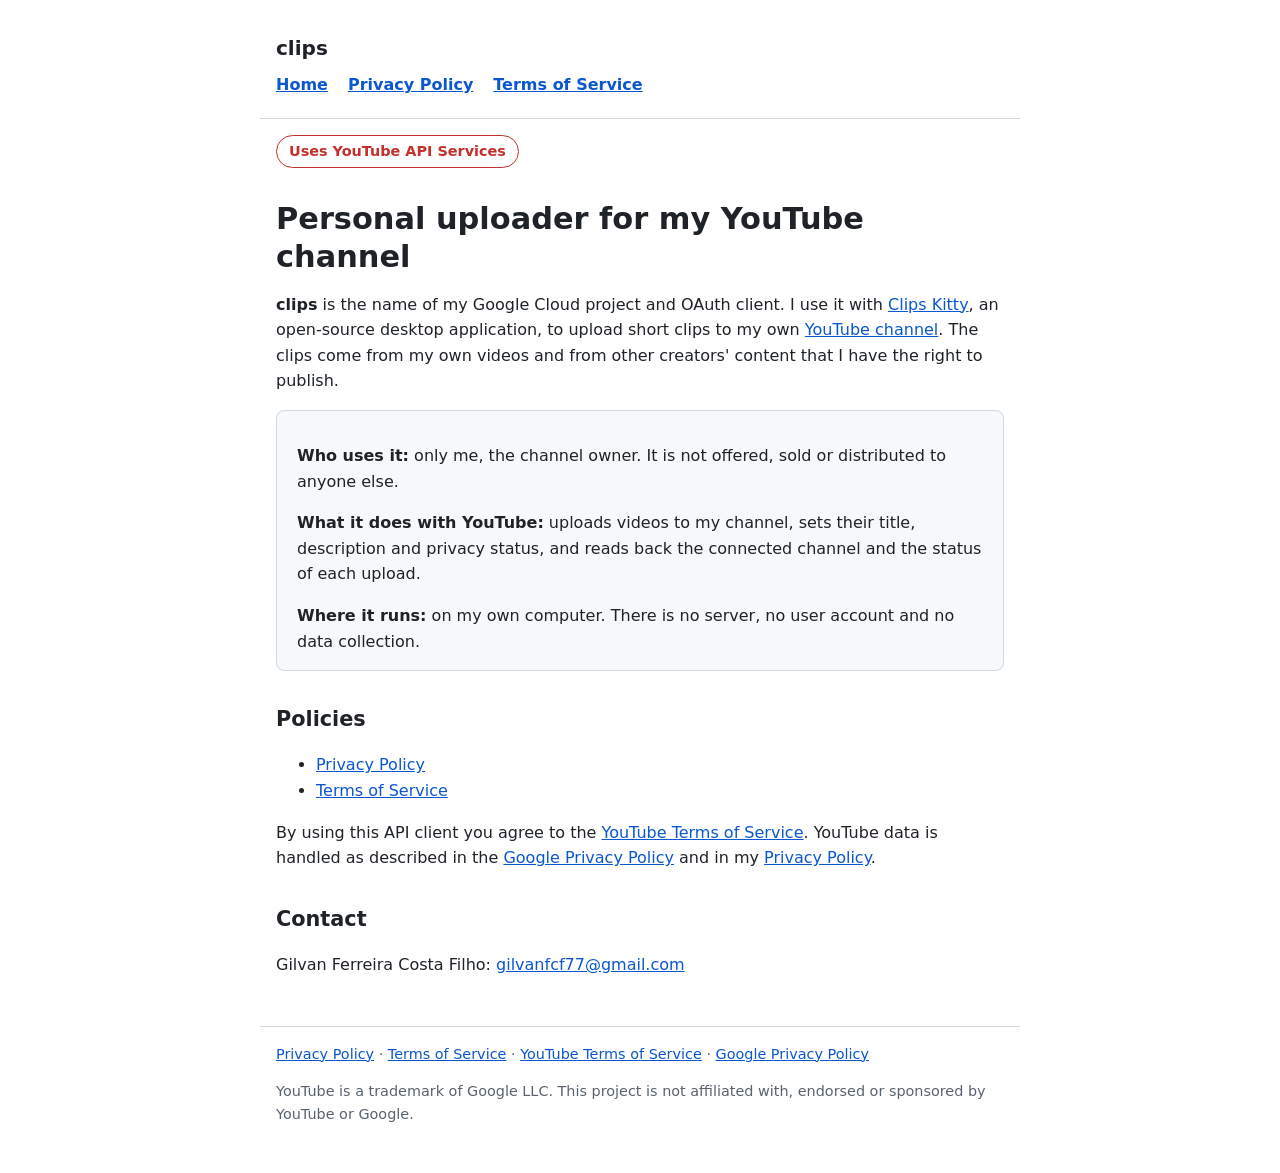
<file: index.html>
<!doctype html>
<html lang="en">
<head>
  <meta charset="utf-8">
  <meta name="viewport" content="width=device-width, initial-scale=1">
  <title>clips | Personal YouTube Uploader</title>
  <meta name="description" content="A personal, non-commercial setup that uploads clips to one YouTube channel using YouTube API Services.">
  <link rel="stylesheet" href="style.css">
</head>
<body>
  <header>
    <a class="brand" href="./">clips</a>
    <nav>
      <a href="./">Home</a>
      <a href="privacy.html">Privacy Policy</a>
      <a href="terms.html">Terms of Service</a>
    </nav>
  </header>

  <main>
    <p><span class="badge">Uses YouTube API Services</span></p>
    <h1>Personal uploader for my YouTube channel</h1>
    <p>
      <strong>clips</strong> is the name of my Google Cloud project and OAuth client. I use it with
      <a href="https://github.com/ColinGPT9/clips-studio">Clips Kitty</a>, an open-source desktop
      application, to upload short clips to my own
      <a href="https://www.youtube.com/@politicaemversos">YouTube channel</a>. The clips come from my
      own videos and from other creators' content that I have the right to publish.
    </p>

    <div class="card">
      <p><strong>Who uses it:</strong> only me, the channel owner. It is not offered, sold or distributed to anyone else.</p>
      <p><strong>What it does with YouTube:</strong> uploads videos to my channel, sets their title, description and privacy status, and reads back the connected channel and the status of each upload.</p>
      <p style="margin-bottom:0"><strong>Where it runs:</strong> on my own computer. There is no server, no user account and no data collection.</p>
    </div>

    <h2>Policies</h2>
    <ul>
      <li><a href="privacy.html">Privacy Policy</a></li>
      <li><a href="terms.html">Terms of Service</a></li>
    </ul>
    <p>
      By using this API client you agree to the
      <a href="https://www.youtube.com/t/terms">YouTube Terms of Service</a>.
      YouTube data is handled as described in the
      <a href="https://policies.google.com/privacy">Google Privacy Policy</a> and in my
      <a href="privacy.html">Privacy Policy</a>.
    </p>

    <h2>Contact</h2>
    <p>Gilvan Ferreira Costa Filho: <a href="mailto:gilvanfcf77@gmail.com">gilvanfcf77@gmail.com</a></p>
  </main>

  <footer>
    <a href="privacy.html">Privacy Policy</a> ·
    <a href="terms.html">Terms of Service</a> ·
    <a href="https://www.youtube.com/t/terms">YouTube Terms of Service</a> ·
    <a href="https://policies.google.com/privacy">Google Privacy Policy</a>
    <p>YouTube is a trademark of Google LLC. This project is not affiliated with, endorsed or sponsored by YouTube or Google.</p>
  </footer>
</body>
</html>
</file>
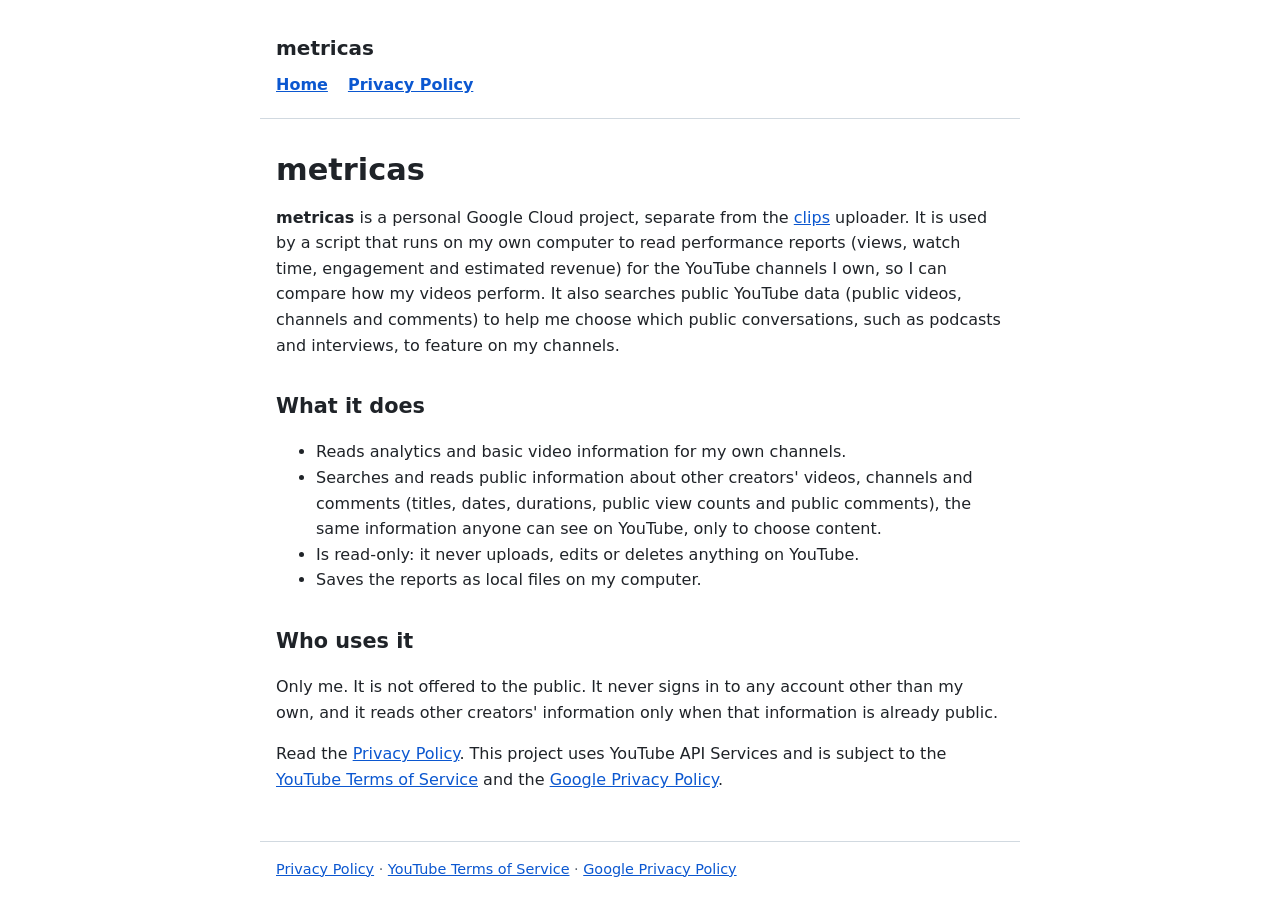
<file: metrics/index.html>
<!doctype html>
<html lang="en">
<head>
  <meta charset="utf-8">
  <meta name="viewport" content="width=device-width, initial-scale=1">
  <title>metricas | Personal YouTube Analytics Reader</title>
  <meta name="description" content="A personal, non-commercial script that reads analytics for my own YouTube channels and searches public YouTube data to choose content, using YouTube API Services.">
  <link rel="stylesheet" href="../style.css">
</head>
<body>
  <header>
    <a class="brand" href="./">metricas</a>
    <nav>
      <a href="./">Home</a>
      <a href="privacy.html">Privacy Policy</a>
    </nav>
  </header>

  <main>
    <h1>metricas</h1>
    <p>
      <strong>metricas</strong> is a personal Google Cloud project, separate from the
      <a href="../">clips</a> uploader. It is used by a script that runs on my own computer to read
      performance reports (views, watch time, engagement and estimated revenue) for the YouTube
      channels I own, so I can compare how my videos perform. It also searches public YouTube data
      (public videos, channels and comments) to help me choose which public conversations, such as
      podcasts and interviews, to feature on my channels.
    </p>

    <h2>What it does</h2>
    <ul>
      <li>Reads analytics and basic video information for my own channels.</li>
      <li>Searches and reads public information about other creators' videos, channels and comments
        (titles, dates, durations, public view counts and public comments), the same information anyone
        can see on YouTube, only to choose content.</li>
      <li>Is read-only: it never uploads, edits or deletes anything on YouTube.</li>
      <li>Saves the reports as local files on my computer.</li>
    </ul>

    <h2>Who uses it</h2>
    <p>
      Only me. It is not offered to the public. It never signs in to any account other than my own,
      and it reads other creators' information only when that information is already public.
    </p>

    <p>
      Read the <a href="privacy.html">Privacy Policy</a>. This project uses YouTube API Services and is
      subject to the <a href="https://www.youtube.com/t/terms">YouTube Terms of Service</a> and the
      <a href="https://policies.google.com/privacy">Google Privacy Policy</a>.
    </p>
  </main>

  <footer>
    <a href="privacy.html">Privacy Policy</a> ·
    <a href="https://www.youtube.com/t/terms">YouTube Terms of Service</a> ·
    <a href="https://policies.google.com/privacy">Google Privacy Policy</a>
  </footer>
</body>
</html>
</file>
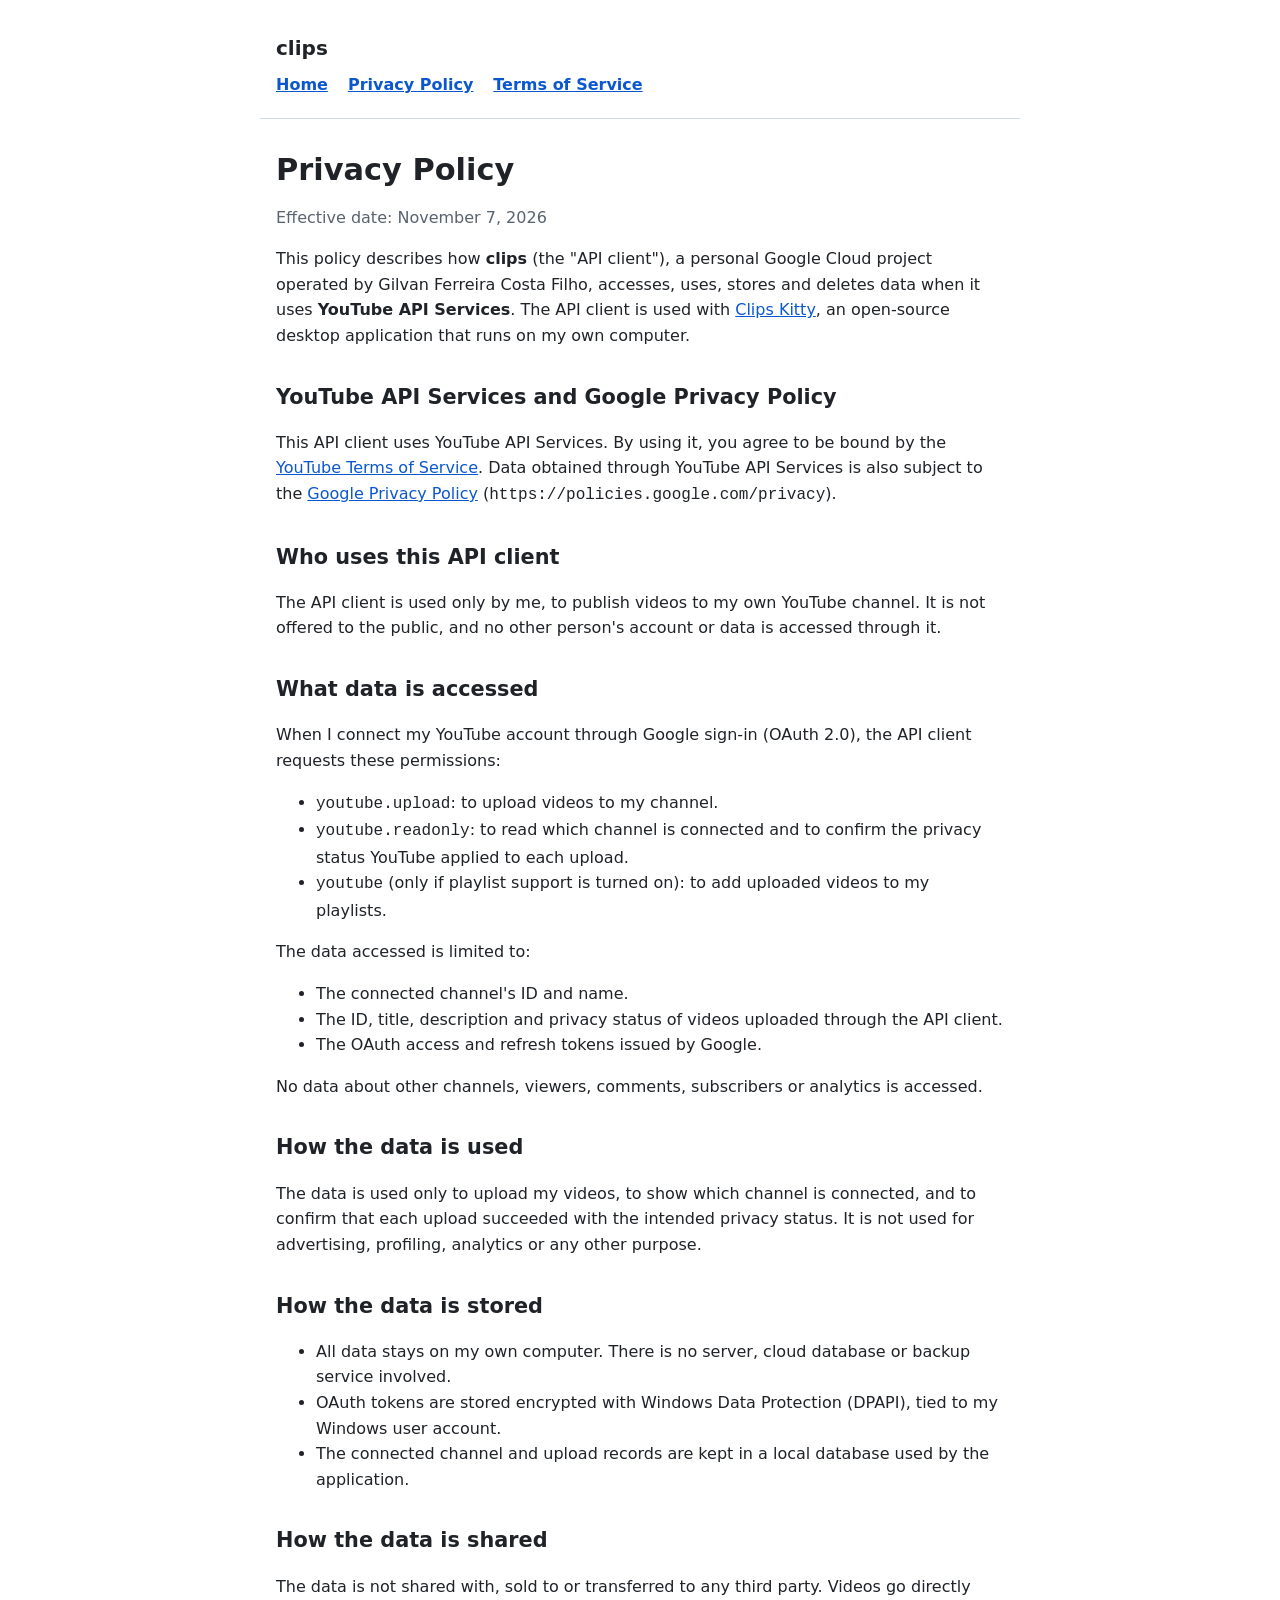
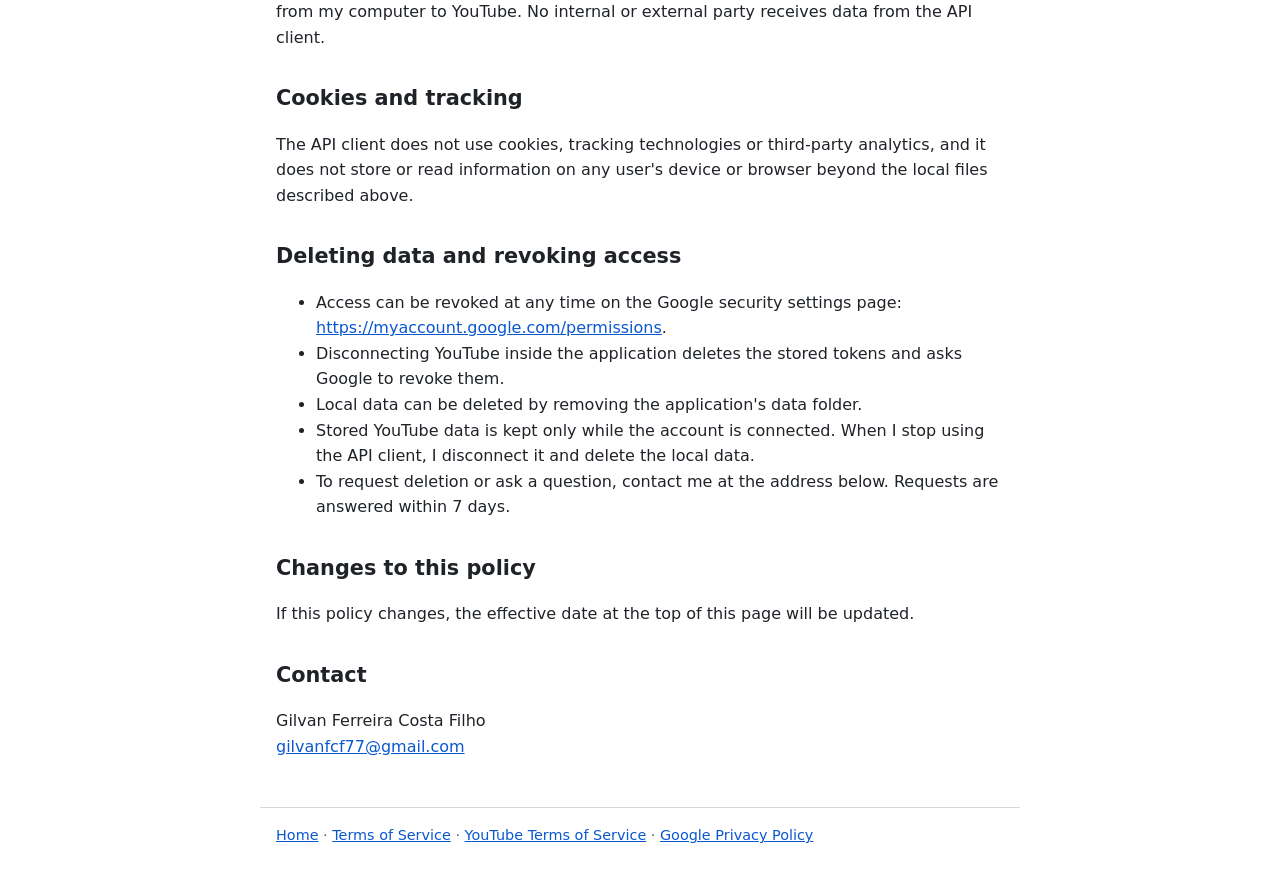
<file: privacy.html>
<!doctype html>
<html lang="en">
<head>
  <meta charset="utf-8">
  <meta name="viewport" content="width=device-width, initial-scale=1">
  <title>Privacy Policy | clips</title>
  <meta name="description" content="How the clips API client accesses, uses, stores and deletes YouTube data.">
  <link rel="stylesheet" href="style.css">
</head>
<body>
  <header>
    <a class="brand" href="./">clips</a>
    <nav>
      <a href="./">Home</a>
      <a href="privacy.html">Privacy Policy</a>
      <a href="terms.html">Terms of Service</a>
    </nav>
  </header>

  <main>
    <h1>Privacy Policy</h1>
    <p class="muted">Effective date: November 7, 2026</p>

    <p>
      This policy describes how <strong>clips</strong> (the "API client"), a personal Google Cloud
      project operated by Gilvan Ferreira Costa Filho, accesses, uses, stores and deletes data when it uses
      <strong>YouTube API Services</strong>. The API client is used with
      <a href="https://github.com/ColinGPT9/clips-studio">Clips Kitty</a>, an open-source desktop
      application that runs on my own computer.
    </p>

    <h2>YouTube API Services and Google Privacy Policy</h2>
    <p>
      This API client uses YouTube API Services. By using it, you agree to be bound by the
      <a href="https://www.youtube.com/t/terms">YouTube Terms of Service</a>. Data obtained through
      YouTube API Services is also subject to the
      <a href="https://policies.google.com/privacy">Google Privacy Policy</a>
      (<code>https://policies.google.com/privacy</code>).
    </p>

    <h2>Who uses this API client</h2>
    <p>
      The API client is used only by me, to publish videos to my own YouTube channel. It is not
      offered to the public, and no other person's account or data is accessed through it.
    </p>

    <h2>What data is accessed</h2>
    <p>When I connect my YouTube account through Google sign-in (OAuth 2.0), the API client requests these permissions:</p>
    <ul>
      <li><code>youtube.upload</code>: to upload videos to my channel.</li>
      <li><code>youtube.readonly</code>: to read which channel is connected and to confirm the privacy status YouTube applied to each upload.</li>
      <li><code>youtube</code> (only if playlist support is turned on): to add uploaded videos to my playlists.</li>
    </ul>
    <p>The data accessed is limited to:</p>
    <ul>
      <li>The connected channel's ID and name.</li>
      <li>The ID, title, description and privacy status of videos uploaded through the API client.</li>
      <li>The OAuth access and refresh tokens issued by Google.</li>
    </ul>
    <p>No data about other channels, viewers, comments, subscribers or analytics is accessed.</p>

    <h2>How the data is used</h2>
    <p>
      The data is used only to upload my videos, to show which channel is connected, and to confirm
      that each upload succeeded with the intended privacy status. It is not used for advertising,
      profiling, analytics or any other purpose.
    </p>

    <h2>How the data is stored</h2>
    <ul>
      <li>All data stays on my own computer. There is no server, cloud database or backup service involved.</li>
      <li>OAuth tokens are stored encrypted with Windows Data Protection (DPAPI), tied to my Windows user account.</li>
      <li>The connected channel and upload records are kept in a local database used by the application.</li>
    </ul>

    <h2>How the data is shared</h2>
    <p>
      The data is not shared with, sold to or transferred to any third party. Videos go directly from
      my computer to YouTube. No internal or external party receives data from the API client.
    </p>

    <h2>Cookies and tracking</h2>
    <p>
      The API client does not use cookies, tracking technologies or third-party analytics, and it does
      not store or read information on any user's device or browser beyond the local files described above.
    </p>

    <h2>Deleting data and revoking access</h2>
    <ul>
      <li>Access can be revoked at any time on the Google security settings page:
        <a href="https://myaccount.google.com/permissions">https://myaccount.google.com/permissions</a>.</li>
      <li>Disconnecting YouTube inside the application deletes the stored tokens and asks Google to revoke them.</li>
      <li>Local data can be deleted by removing the application's data folder.</li>
      <li>Stored YouTube data is kept only while the account is connected. When I stop using the API client, I disconnect it and delete the local data.</li>
      <li>To request deletion or ask a question, contact me at the address below. Requests are answered within 7 days.</li>
    </ul>

    <h2>Changes to this policy</h2>
    <p>If this policy changes, the effective date at the top of this page will be updated.</p>

    <h2>Contact</h2>
    <p>Gilvan Ferreira Costa Filho<br><a href="mailto:gilvanfcf77@gmail.com">gilvanfcf77@gmail.com</a></p>
  </main>

  <footer>
    <a href="./">Home</a> ·
    <a href="terms.html">Terms of Service</a> ·
    <a href="https://www.youtube.com/t/terms">YouTube Terms of Service</a> ·
    <a href="https://policies.google.com/privacy">Google Privacy Policy</a>
  </footer>
</body>
</html>
</file>
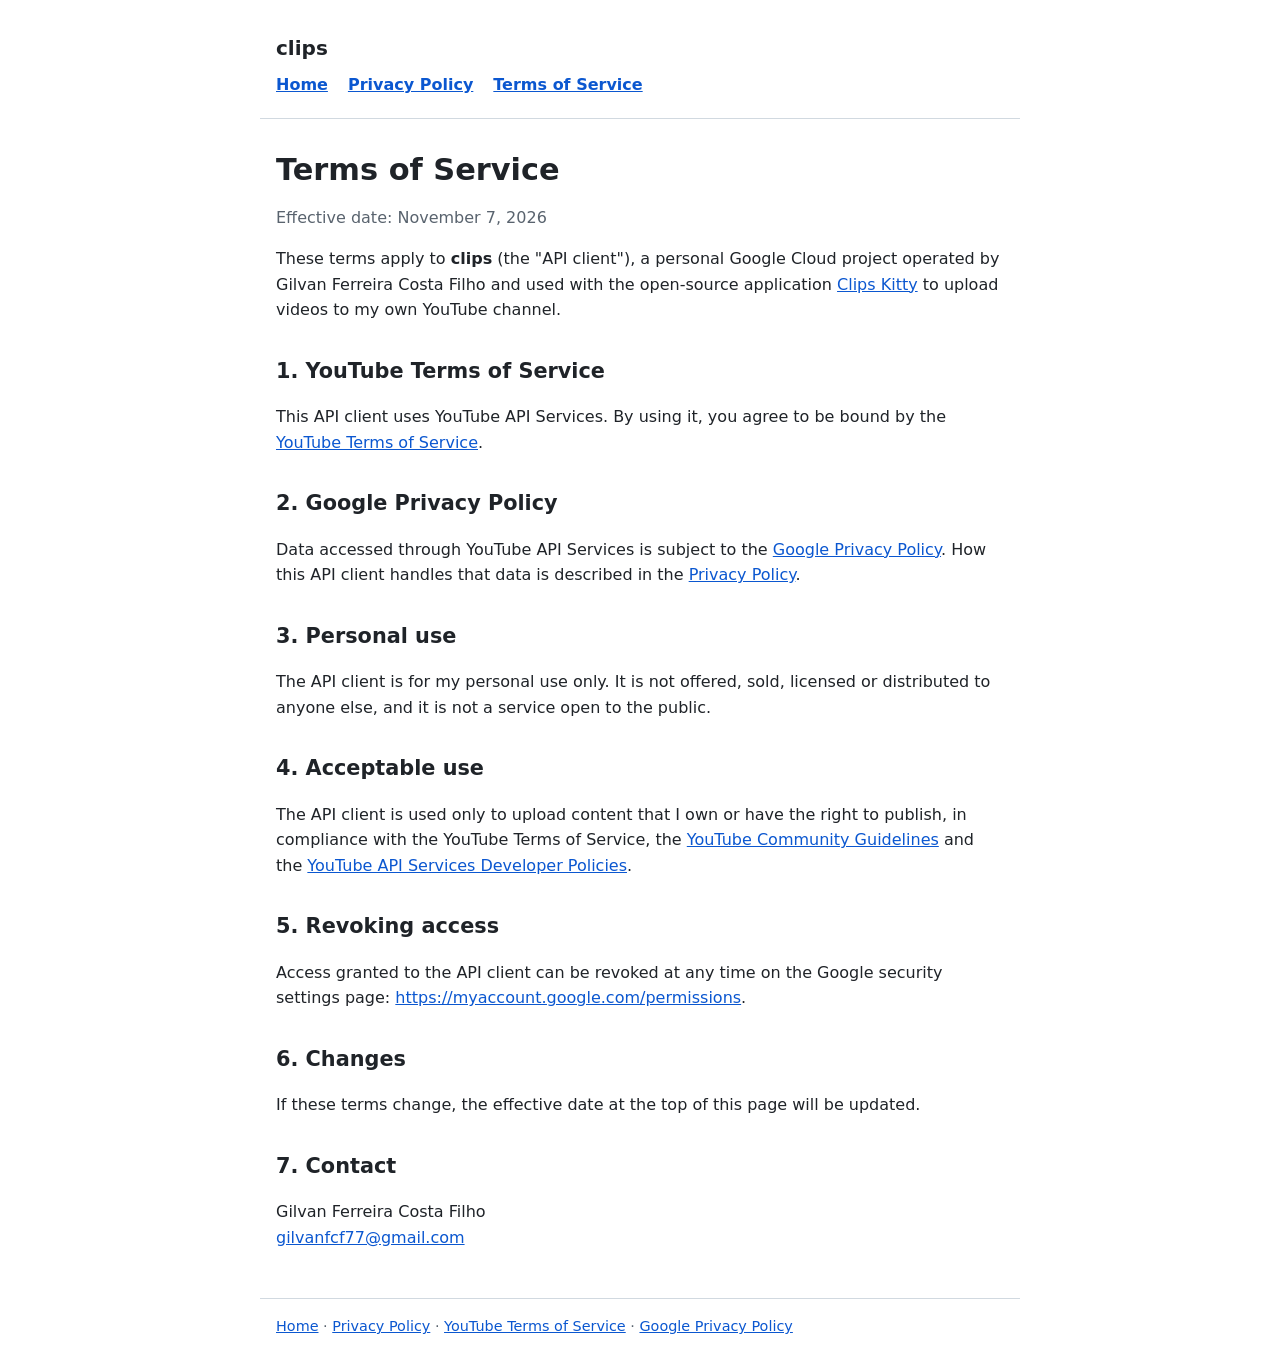
<file: terms.html>
<!doctype html>
<html lang="en">
<head>
  <meta charset="utf-8">
  <meta name="viewport" content="width=device-width, initial-scale=1">
  <title>Terms of Service | clips</title>
  <meta name="description" content="Terms of Service for the clips API client, which uses YouTube API Services.">
  <link rel="stylesheet" href="style.css">
</head>
<body>
  <header>
    <a class="brand" href="./">clips</a>
    <nav>
      <a href="./">Home</a>
      <a href="privacy.html">Privacy Policy</a>
      <a href="terms.html">Terms of Service</a>
    </nav>
  </header>

  <main>
    <h1>Terms of Service</h1>
    <p class="muted">Effective date: November 7, 2026</p>

    <p>
      These terms apply to <strong>clips</strong> (the "API client"), a personal Google Cloud project
      operated by Gilvan Ferreira Costa Filho and used with the open-source application
      <a href="https://github.com/ColinGPT9/clips-studio">Clips Kitty</a> to upload videos to my own
      YouTube channel.
    </p>

    <h2>1. YouTube Terms of Service</h2>
    <p>
      This API client uses YouTube API Services. By using it, you agree to be bound by the
      <a href="https://www.youtube.com/t/terms">YouTube Terms of Service</a>.
    </p>

    <h2>2. Google Privacy Policy</h2>
    <p>
      Data accessed through YouTube API Services is subject to the
      <a href="https://policies.google.com/privacy">Google Privacy Policy</a>. How this API client
      handles that data is described in the <a href="privacy.html">Privacy Policy</a>.
    </p>

    <h2>3. Personal use</h2>
    <p>
      The API client is for my personal use only. It is not offered, sold, licensed or distributed
      to anyone else, and it is not a service open to the public.
    </p>

    <h2>4. Acceptable use</h2>
    <p>
      The API client is used only to upload content that I own or have the right to publish, in
      compliance with the YouTube Terms of Service, the
      <a href="https://www.youtube.com/howyoutubeworks/policies/community-guidelines/">YouTube Community Guidelines</a>
      and the <a href="https://developers.google.com/youtube/terms/developer-policies">YouTube API Services Developer Policies</a>.
    </p>

    <h2>5. Revoking access</h2>
    <p>
      Access granted to the API client can be revoked at any time on the Google security settings page:
      <a href="https://myaccount.google.com/permissions">https://myaccount.google.com/permissions</a>.
    </p>

    <h2>6. Changes</h2>
    <p>If these terms change, the effective date at the top of this page will be updated.</p>

    <h2>7. Contact</h2>
    <p>Gilvan Ferreira Costa Filho<br><a href="mailto:gilvanfcf77@gmail.com">gilvanfcf77@gmail.com</a></p>
  </main>

  <footer>
    <a href="./">Home</a> ·
    <a href="privacy.html">Privacy Policy</a> ·
    <a href="https://www.youtube.com/t/terms">YouTube Terms of Service</a> ·
    <a href="https://policies.google.com/privacy">Google Privacy Policy</a>
  </footer>
</body>
</html>
</file>
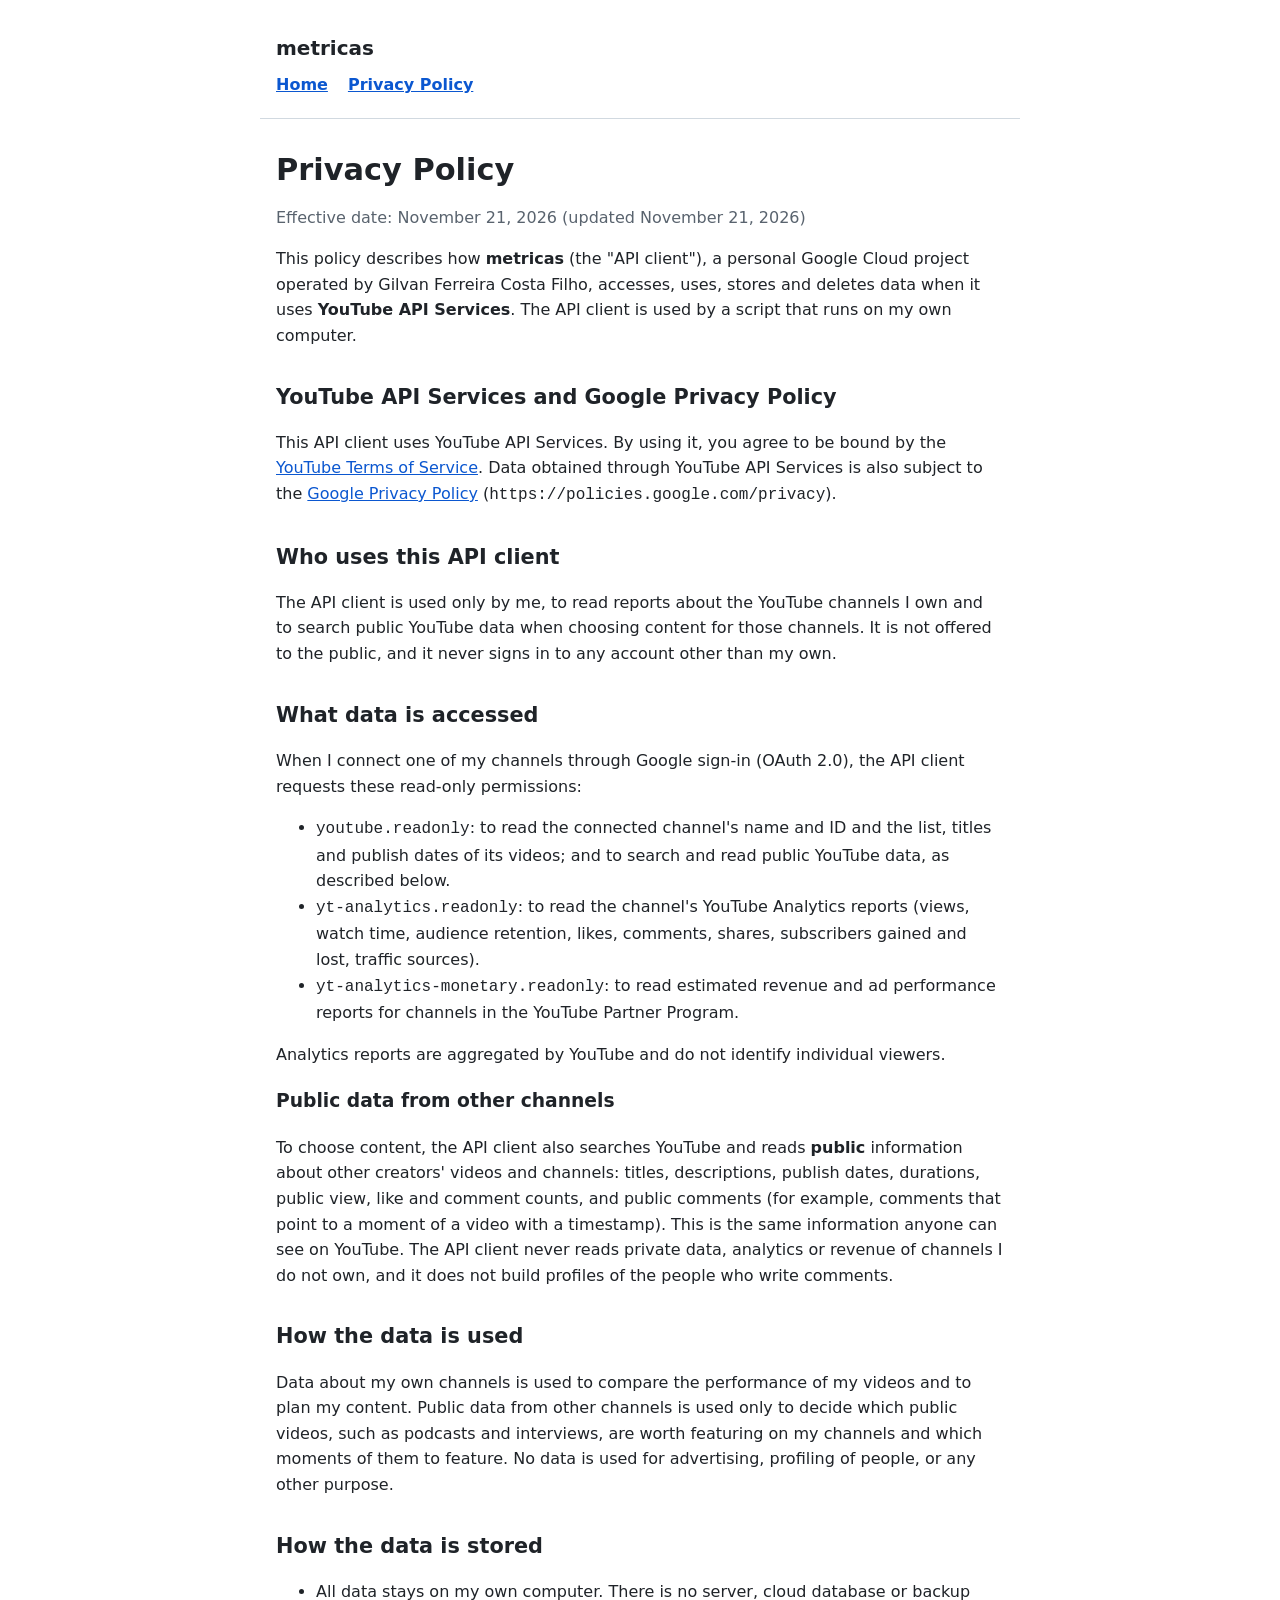
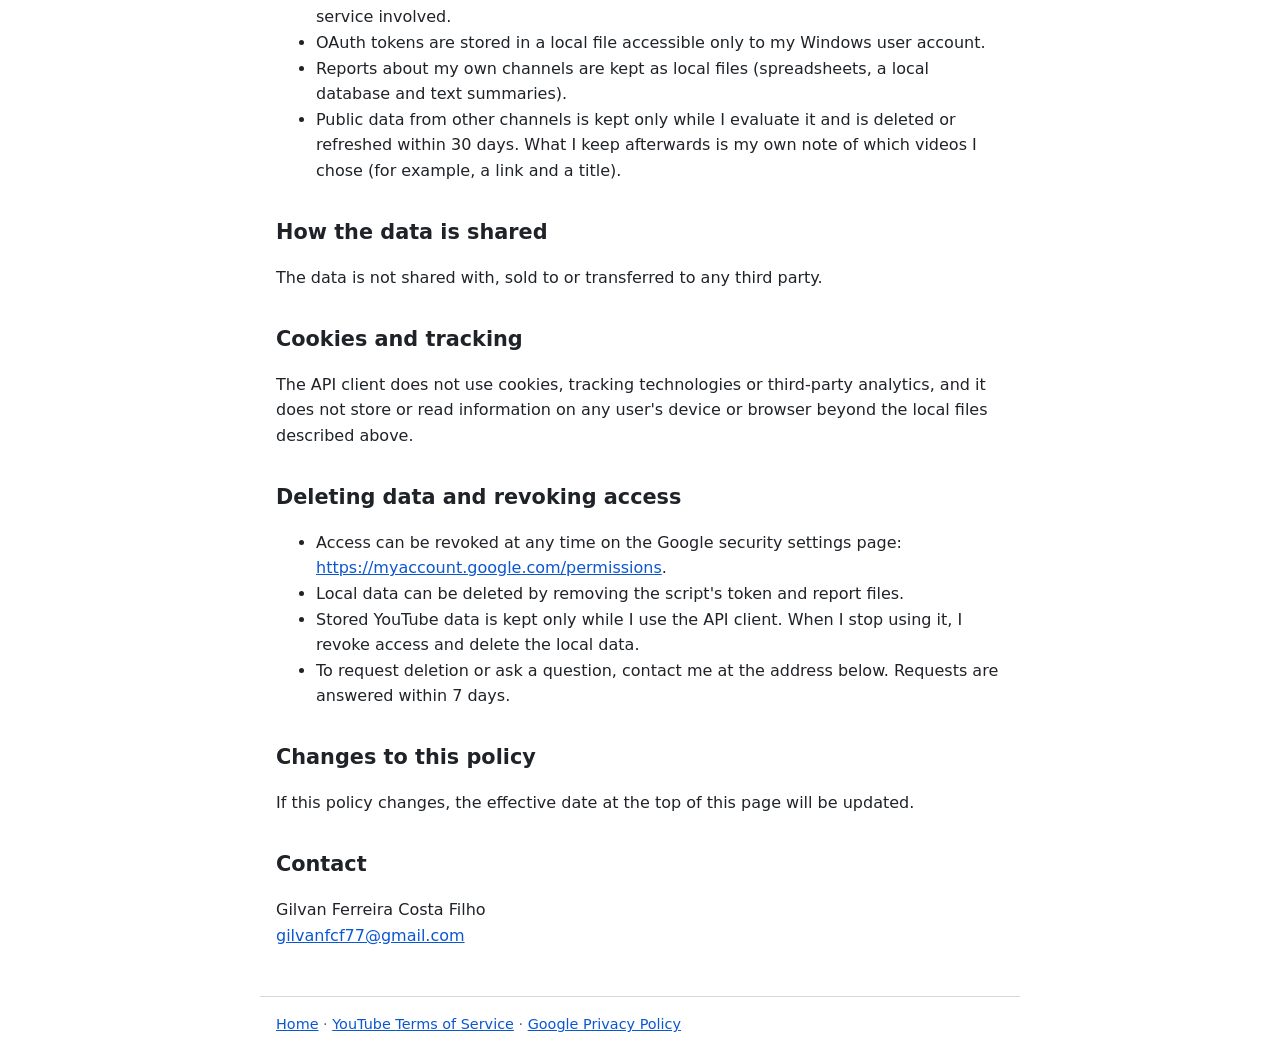
<file: metrics/privacy.html>
<!doctype html>
<html lang="en">
<head>
  <meta charset="utf-8">
  <meta name="viewport" content="width=device-width, initial-scale=1">
  <title>Privacy Policy | metricas</title>
  <meta name="description" content="How the metricas API client accesses, uses, stores and deletes YouTube data.">
  <link rel="stylesheet" href="../style.css">
</head>
<body>
  <header>
    <a class="brand" href="./">metricas</a>
    <nav>
      <a href="./">Home</a>
      <a href="privacy.html">Privacy Policy</a>
    </nav>
  </header>

  <main>
    <h1>Privacy Policy</h1>
    <p class="muted">Effective date: November 21, 2026 (updated November 21, 2026)</p>

    <p>
      This policy describes how <strong>metricas</strong> (the "API client"), a personal Google Cloud
      project operated by Gilvan Ferreira Costa Filho, accesses, uses, stores and deletes data when it uses
      <strong>YouTube API Services</strong>. The API client is used by a script that runs on my own computer.
    </p>

    <h2>YouTube API Services and Google Privacy Policy</h2>
    <p>
      This API client uses YouTube API Services. By using it, you agree to be bound by the
      <a href="https://www.youtube.com/t/terms">YouTube Terms of Service</a>. Data obtained through
      YouTube API Services is also subject to the
      <a href="https://policies.google.com/privacy">Google Privacy Policy</a>
      (<code>https://policies.google.com/privacy</code>).
    </p>

    <h2>Who uses this API client</h2>
    <p>
      The API client is used only by me, to read reports about the YouTube channels I own and to search
      public YouTube data when choosing content for those channels. It is not offered to the public, and
      it never signs in to any account other than my own.
    </p>

    <h2>What data is accessed</h2>
    <p>When I connect one of my channels through Google sign-in (OAuth 2.0), the API client requests these read-only permissions:</p>
    <ul>
      <li><code>youtube.readonly</code>: to read the connected channel's name and ID and the list, titles and publish dates of its videos; and to search and read public YouTube data, as described below.</li>
      <li><code>yt-analytics.readonly</code>: to read the channel's YouTube Analytics reports (views, watch time, audience retention, likes, comments, shares, subscribers gained and lost, traffic sources).</li>
      <li><code>yt-analytics-monetary.readonly</code>: to read estimated revenue and ad performance reports for channels in the YouTube Partner Program.</li>
    </ul>
    <p>
      Analytics reports are aggregated by YouTube and do not identify individual viewers.
    </p>
    <h3>Public data from other channels</h3>
    <p>
      To choose content, the API client also searches YouTube and reads <strong>public</strong> information
      about other creators' videos and channels: titles, descriptions, publish dates, durations, public view,
      like and comment counts, and public comments (for example, comments that point to a moment of a video
      with a timestamp). This is the same information anyone can see on YouTube. The API client never reads
      private data, analytics or revenue of channels I do not own, and it does not build profiles of the
      people who write comments.
    </p>

    <h2>How the data is used</h2>
    <p>
      Data about my own channels is used to compare the performance of my videos and to plan my content.
      Public data from other channels is used only to decide which public videos, such as podcasts and
      interviews, are worth featuring on my channels and which moments of them to feature. No data is used
      for advertising, profiling of people, or any other purpose.
    </p>

    <h2>How the data is stored</h2>
    <ul>
      <li>All data stays on my own computer. There is no server, cloud database or backup service involved.</li>
      <li>OAuth tokens are stored in a local file accessible only to my Windows user account.</li>
      <li>Reports about my own channels are kept as local files (spreadsheets, a local database and text summaries).</li>
      <li>Public data from other channels is kept only while I evaluate it and is deleted or refreshed within
        30 days. What I keep afterwards is my own note of which videos I chose (for example, a link and a title).</li>
    </ul>

    <h2>How the data is shared</h2>
    <p>
      The data is not shared with, sold to or transferred to any third party.
    </p>

    <h2>Cookies and tracking</h2>
    <p>
      The API client does not use cookies, tracking technologies or third-party analytics, and it does
      not store or read information on any user's device or browser beyond the local files described above.
    </p>

    <h2>Deleting data and revoking access</h2>
    <ul>
      <li>Access can be revoked at any time on the Google security settings page:
        <a href="https://myaccount.google.com/permissions">https://myaccount.google.com/permissions</a>.</li>
      <li>Local data can be deleted by removing the script's token and report files.</li>
      <li>Stored YouTube data is kept only while I use the API client. When I stop using it, I revoke access and delete the local data.</li>
      <li>To request deletion or ask a question, contact me at the address below. Requests are answered within 7 days.</li>
    </ul>

    <h2>Changes to this policy</h2>
    <p>If this policy changes, the effective date at the top of this page will be updated.</p>

    <h2>Contact</h2>
    <p>Gilvan Ferreira Costa Filho<br><a href="mailto:gilvanfcf77@gmail.com">gilvanfcf77@gmail.com</a></p>
  </main>

  <footer>
    <a href="./">Home</a> ·
    <a href="https://www.youtube.com/t/terms">YouTube Terms of Service</a> ·
    <a href="https://policies.google.com/privacy">Google Privacy Policy</a>
  </footer>
</body>
</html>
</file>
<file: style.css>
:root {
  --bg: #ffffff;
  --text: #1f2328;
  --muted: #59636e;
  --line: #d1d9e0;
  --link: #0b57d0;
  --accent: #c4302b;
  --card: #f6f8fa;
}

@media (prefers-color-scheme: dark) {
  :root {
    --bg: #0d1117;
    --text: #e6edf3;
    --muted: #9198a1;
    --line: #30363d;
    --link: #6cb6ff;
    --accent: #ff6b63;
    --card: #161b22;
  }
}

* { box-sizing: border-box; }

body {
  margin: 0;
  background: var(--bg);
  color: var(--text);
  font: 16px/1.6 system-ui, -apple-system, "Segoe UI", Roboto, Arial, sans-serif;
}

main, header, footer {
  max-width: 760px;
  margin: 0 auto;
  padding: 0 16px;
}

header {
  padding-top: 32px;
  padding-bottom: 8px;
  border-bottom: 1px solid var(--line);
}

header .brand {
  font-weight: 700;
  font-size: 1.25rem;
  color: var(--text);
  text-decoration: none;
}

nav {
  display: flex;
  flex-wrap: wrap;
  gap: 4px 20px;
  margin: 8px 0 12px;
}

nav a { font-weight: 600; }

a { color: var(--link); }

h1 { font-size: 1.9rem; line-height: 1.25; margin: 32px 0 8px; }
h2 { font-size: 1.3rem; margin: 32px 0 8px; }

.muted { color: var(--muted); }

.badge {
  display: inline-block;
  padding: 4px 12px;
  border-radius: 999px;
  border: 1px solid var(--accent);
  color: var(--accent);
  font-weight: 700;
  font-size: 0.9rem;
}

.card {
  background: var(--card);
  border: 1px solid var(--line);
  border-radius: 8px;
  padding: 16px 20px;
  margin: 16px 0;
}

footer {
  margin-top: 48px;
  padding-top: 16px;
  padding-bottom: 32px;
  border-top: 1px solid var(--line);
  font-size: 0.9rem;
  color: var(--muted);
}

code { overflow-wrap: anywhere; }
</file>
